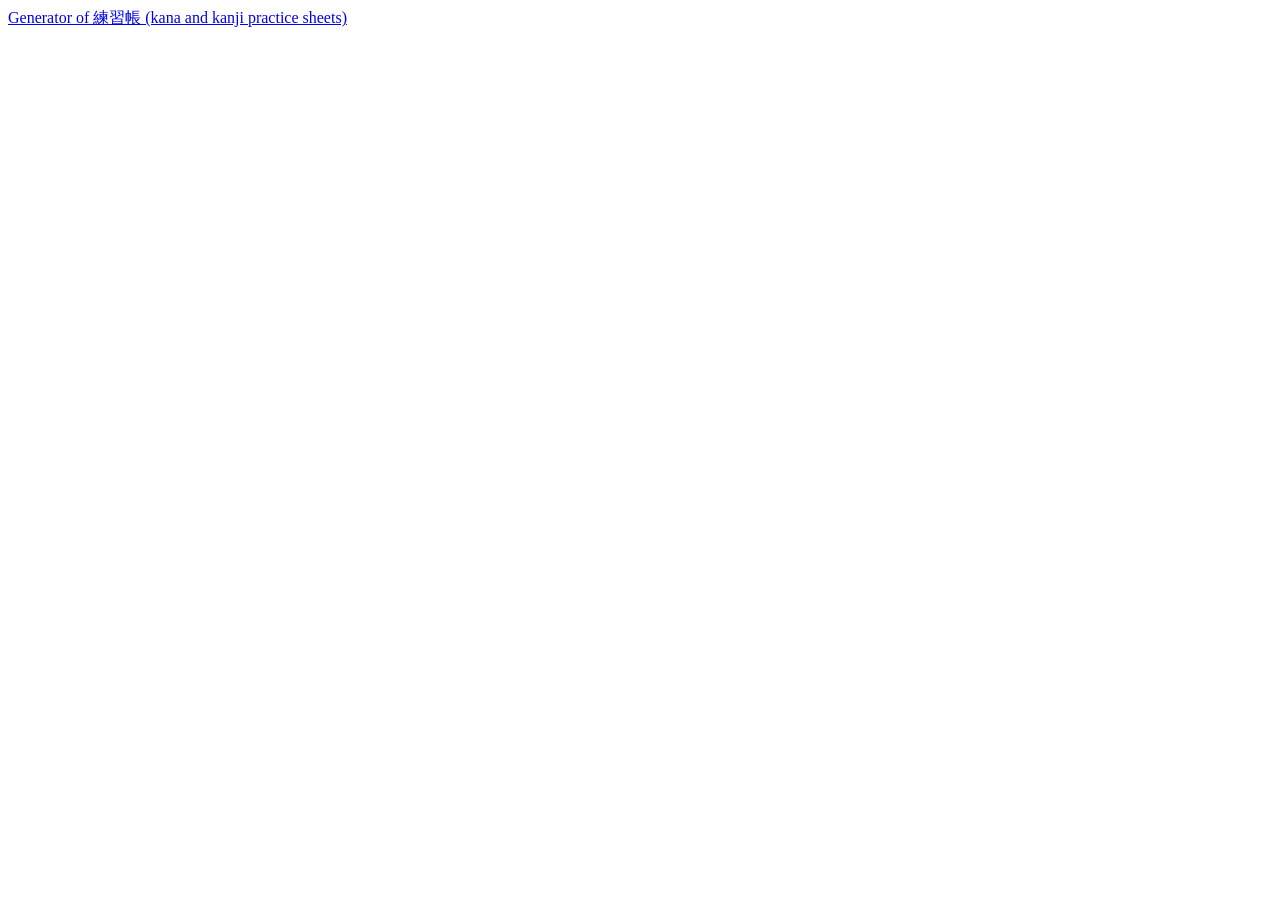
<file: index.html>
<!doctype html>
<html lang="en">
<head>
<meta charset="utf-8">
<meta name="viewport" content="width=device-width, initial-scale=1">
</head>
<body>
  <a href="renshucho.html">Generator of 練習帳 (kana and kanji practice sheets)</a>
</body>
</file>
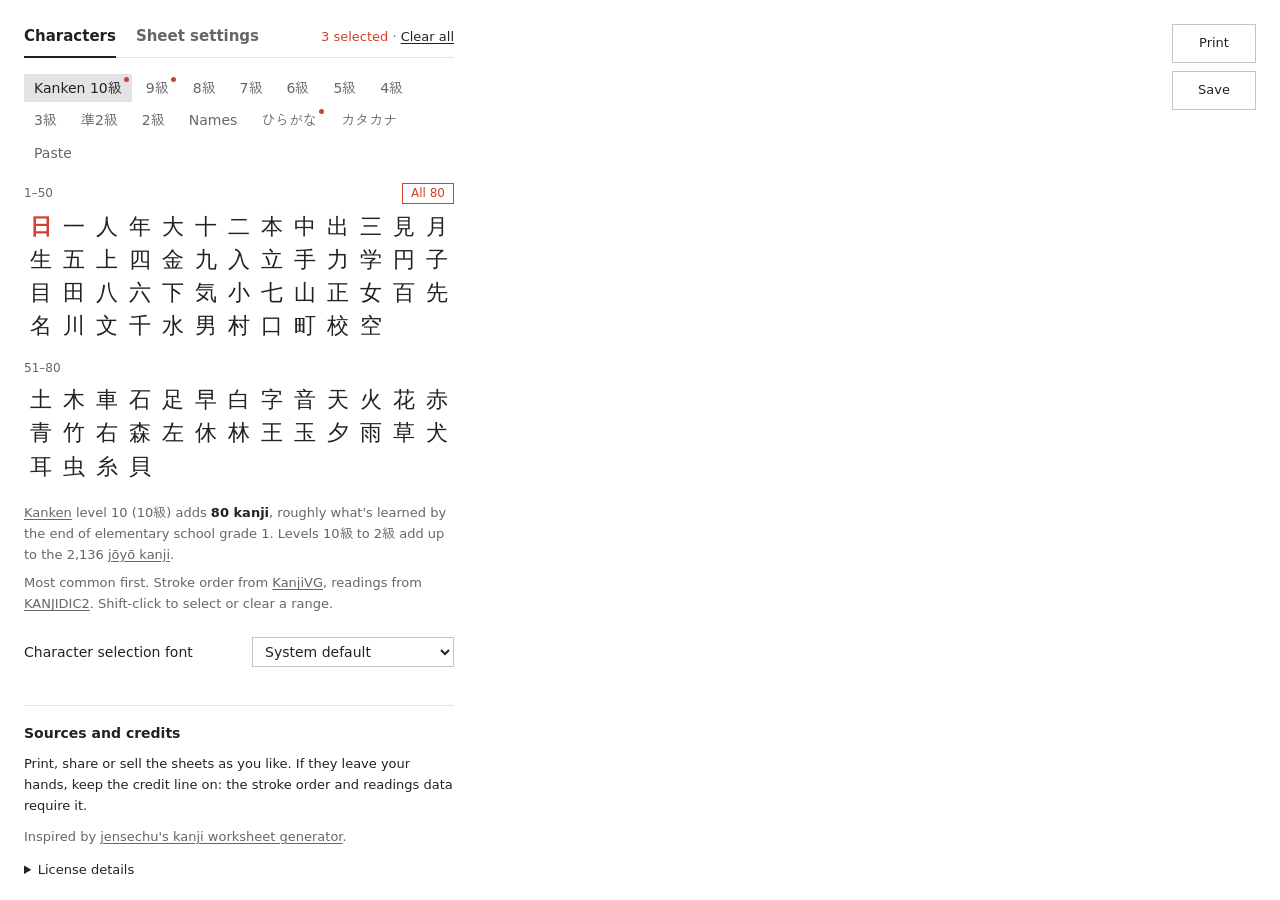
<file: kanji-practice/index.html>
<!doctype html>
<html lang="en">
<head>
<meta charset="utf-8">
<meta name="viewport" content="width=device-width, initial-scale=1">
<link rel="icon" type="image/x-icon" href="icon/favicon.ico">
<title>Renshūchō</title>
<link rel="stylesheet" href="css/fonts.css">
<link rel="stylesheet" href="css/app.css">
<link rel="stylesheet" href="css/sheet.css">
<link rel="stylesheet" href="css/brush.css">
</head>
<body>

<main>
  <div class="controls">

    <section class="panel">
      <div class="viewbar">
        <div class="views" id="views" role="tablist">
          <button class="view" role="tab" data-view="chars">Characters</button>
          <button class="view" role="tab" data-view="settings">Sheet settings</button>
        </div>
        <p class="selection" id="selection"><span id="count" aria-live="polite"></span> · <button class="link" id="clear">Clear all</button></p>
      </div>

      <div id="view-chars" role="tabpanel">
        <div class="tabs" id="tabs"></div>
        <div id="picker" lang="ja"></div>
        <div class="row fontrow">
          <label for="s-tablefont">Character selection font</label>
          <select id="s-tablefont" data-k="tableFont">
            <option value="default">System default</option>
            <option value="klee">Klee One (handwritten)</option>
          </select>
        </div>
      </div>

      <div id="view-settings" role="tabpanel" hidden>
        <div class="row">
          <label for="s-trace">Tracing boxes</label>
          <input type="number" id="s-trace" data-k="trace" min="0" max="20">
        </div>
        <div class="row">
          <label for="s-guide">Crossed boxes</label>
          <input type="number" id="s-guide" data-k="guide" min="0" max="20">
        </div>
        <div class="row">
          <label for="s-blank">Empty boxes</label>
          <input type="number" id="s-blank" data-k="blank" min="0" max="20">
        </div>
        <div class="row">
          <label for="s-box">Box size, mm</label>
          <input type="number" id="s-box" data-k="box" min="1">
          <div class="hint" id="perline"></div>
        </div>
        <div class="row" hidden>
          <label for="s-pen">Model and tracing</label>
          <select id="s-pen" data-k="pen">
            <option value="brush">Brush pen (Klee One)</option>
            <option value="liner">Liner (thin stroke lines)</option>
          </select>
        </div>
        <div class="row" id="row-linewidth">
          <label for="s-linewidth">Line width</label>
          <span class="range">
            <input type="range" id="s-linewidth" data-k="lineWidth" min="0.2" max="1.5" step="0.1">
            <output for="s-linewidth" id="linewidth-value"></output>
          </span>
        </div>
        <div class="row">
          <label for="s-order">Stroke order</label>
          <select id="s-order" data-k="order">
            <option value="box">In its own box</option>
            <option value="model">On the model</option>
            <option value="off">Off</option>
          </select>
        </div>
        <div class="row">
          <label for="s-opacity">Gray glyph strength</label>
          <span class="range">
            <input type="range" id="s-opacity" data-k="opacity" min="5" max="60">
            <output for="s-opacity" id="opacity-value"></output>
          </span>
        </div>

        <div class="checks">
          <label id="row-model"><input type="checkbox" data-k="model"> Model box</label>
          <label><input type="checkbox" data-k="gray"> Gray tracing glyphs</label>
          <label><input type="checkbox" data-k="guidesAll"> Cross guides in model and tracing boxes</label>
          <label><input type="checkbox" data-k="info"> Readings and meanings</label>
          <label id="row-strokecount"><input type="checkbox" data-k="strokeCount"> Stroke count in the caption</label>
          <label><input type="checkbox" data-k="credit"> Credits line on every page</label>
          <label><input type="checkbox" data-k="spread"> Spread characters down the whole page</label>
        </div>
      </div>
    </section>

    <section class="panel credits">
      <h2>Sources and credits</h2>
      <p id="usage"></p>
      <p id="inspired-by"></p>

      <details class="license">
        <summary id="details-summary"></summary>
        <div class="pop">
          <button type="button" class="popclose" id="license-close" aria-label="Close">&times;</button>
          <ul id="sources"></ul>
          <p id="sources-note"></p>
        </div>
      </details>
    </section>

  </div>

  <div class="previewcol">
    <div class="preview"><div class="pages" id="sheet"></div></div>
    <div class="pages" id="printout" aria-hidden="true"></div>
    <nav class="rail" aria-label="Sheet">
      <button class="rbtn" id="print" title="Print the sheet">
        <span>Print</span>
      </button>
      <button class="rbtn" id="download" title="Save the sheet as a file that prints anywhere, no internet or fonts needed">
        <span>Save</span>
      </button>
    </nav>
  </div>
</main>

<script type="module" src="js/main.js"></script>
</body>
</html>
</file>
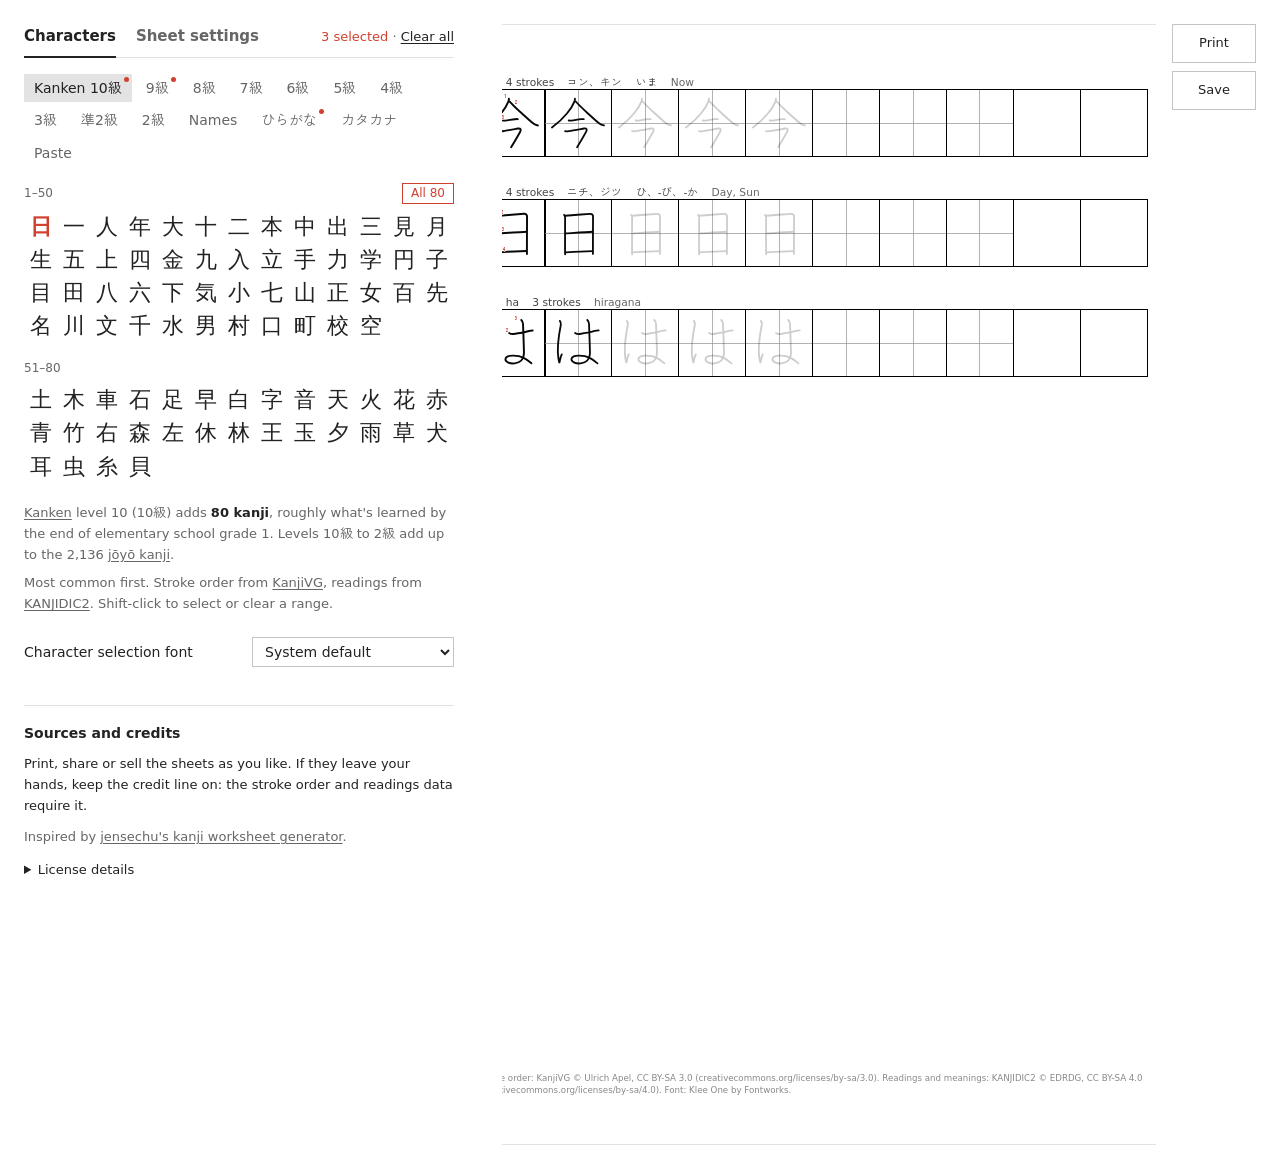
<file: renshucho.html>
<!doctype html>
<html lang="en">
<head>
<meta charset="utf-8">
<meta name="viewport" content="width=device-width, initial-scale=1">
<link rel="icon" type="/image/x-icon" href="/kanji-practice/icon/favicon.ico">
<title>Renshūchō    </title>
<link rel="stylesheet" href="/kanji-practice/css/fonts.css">
<link rel="stylesheet" href="/kanji-practice/css/app.css">
<link rel="stylesheet" href="/kanji-practice/css/sheet.css">
<link rel="stylesheet" href="/kanji-practice/css/brush.css">
</head>
<body>

<main>
  <div class="controls">

    <section class="panel">
      <div class="viewbar">
        <div class="views" id="views" role="tablist">
          <button class="view" role="tab" data-view="chars">Characters</button>
          <button class="view" role="tab" data-view="settings">Sheet settings</button>
        </div>
        <p class="selection" id="selection"><span id="count" aria-live="polite"></span> · <button class="link" id="clear">Clear all</button></p>
      </div>

      <div id="view-chars" role="tabpanel">
        <div class="tabs" id="tabs"></div>
        <div id="picker" lang="ja"></div>
        <div class="row fontrow">
          <label for="s-tablefont">Character selection font</label>
          <select id="s-tablefont" data-k="tableFont">
            <option value="default">System default</option>
            <option value="klee">Klee One (handwritten)</option>
          </select>
        </div>
      </div>

      <div id="view-settings" role="tabpanel" hidden>
        <div class="row">
          <label for="s-trace">Tracing boxes</label>
          <input type="number" id="s-trace" data-k="trace" min="0" max="20">
        </div>
        <div class="row">
          <label for="s-guide">Crossed boxes</label>
          <input type="number" id="s-guide" data-k="guide" min="0" max="20">
        </div>
        <div class="row">
          <label for="s-blank">Empty boxes</label>
          <input type="number" id="s-blank" data-k="blank" min="0" max="20">
        </div>
        <div class="row">
          <label for="s-box">Box size, mm</label>
          <input type="number" id="s-box" data-k="box" min="1">
          <div class="hint" id="perline"></div>
        </div>
        <div class="row" hidden>
          <label for="s-pen">Model and tracing</label>
          <select id="s-pen" data-k="pen">
            <option value="brush">Brush pen (Klee One)</option>
            <option value="liner">Liner (thin stroke lines)</option>
          </select>
        </div>
        <div class="row" id="row-linewidth">
          <label for="s-linewidth">Line width</label>
          <span class="range">
            <input type="range" id="s-linewidth" data-k="lineWidth" min="0.2" max="1.5" step="0.1">
            <output for="s-linewidth" id="linewidth-value"></output>
          </span>
        </div>
        <div class="row">
          <label for="s-order">Stroke order</label>
          <select id="s-order" data-k="order">
            <option value="box">In its own box</option>
            <option value="model">On the model</option>
            <option value="off">Off</option>
          </select>
        </div>
        <div class="row" id="row-numbersize">
          <label for="s-numbersize">Number size, mm</label>
          <input type="number" id="s-numbersize" data-k="numberSize" min="0.5" max="5" step="0.1">
        </div>
        <div class="row">
          <label for="s-opacity">Gray glyph strength</label>
          <span class="range">
            <input type="range" id="s-opacity" data-k="opacity" min="5" max="60">
            <output for="s-opacity" id="opacity-value"></output>
          </span>
        </div>

        <div class="checks">
          <label id="row-model"><input type="checkbox" data-k="model"> Model box</label>
          <label><input type="checkbox" data-k="gray"> Gray tracing glyphs</label>
          <label><input type="checkbox" data-k="guidesAll"> Cross guides in model and tracing boxes</label>
          <label><input type="checkbox" data-k="info"> Readings and meanings</label>
          <label id="row-strokecount"><input type="checkbox" data-k="strokeCount"> Stroke count in the caption</label>
          <label><input type="checkbox" data-k="credit"> Credits line on every page</label>
          <label><input type="checkbox" data-k="spread"> Spread characters down the whole page</label>
        </div>
      </div>
    </section>

    <section class="panel credits">
      <h2>Sources and credits</h2>
      <p id="usage"></p>
      <p id="inspired-by"></p>

      <details class="license">
        <summary id="details-summary"></summary>
        <div class="pop">
          <button type="button" class="popclose" id="license-close" aria-label="Close">&times;</button>
          <ul id="sources"></ul>
          <p id="sources-note"></p>
        </div>
      </details>
    </section>

  </div>

  <div class="previewcol">
    <div class="preview"><div class="pages" id="sheet"></div></div>
    <div class="pages" id="printout" aria-hidden="true"></div>
    <nav class="rail" aria-label="Sheet">
      <button class="rbtn" id="print" title="Print the sheet">
        <span>Print</span>
      </button>
      <button class="rbtn" id="download" title="Save the sheet as a file that prints anywhere, no internet or fonts needed">
        <span>Save</span>
      </button>
    </nav>
  </div>
</main>

<script type="module" src="kanji-practice/js/main.js"></script>
</body>
</html>
</file>
<file: kanji-practice/css/fonts.css>
/* Klee One and Zen Kaku Gothic New, subset to the characters the app uses by tools/build.py. */

@font-face { font-family: "Klee One"; font-weight: 400; font-display: swap; src: url("../fonts/KleeOne-400.woff2") format("woff2") }
@font-face { font-family: "Klee One"; font-weight: 600; font-display: swap; src: url("../fonts/KleeOne-600.woff2") format("woff2") }
@font-face { font-family: "Zen Kaku Gothic New"; font-weight: 400; font-display: swap; src: url("../fonts/ZenKakuGothicNew-400.woff2") format("woff2") }
@font-face { font-family: "Zen Kaku Gothic New"; font-weight: 700; font-display: swap; src: url("../fonts/ZenKakuGothicNew-700.woff2") format("woff2") }
</file>
<file: kanji-practice/css/app.css>
/* Everything around the sheet: action buttons, character picker, settings panel.
   Plain: white, gray dividers, ordinary controls. Red means "selected" and
   nothing else. */

/* Zen Kaku Gothic New for Japanese only; Latin text falls through to the
   system font (the bundled subset lacks letters like ō anyway). */
@font-face { font-family: "UI Japanese"; font-weight: 400; font-display: swap; src: url("../fonts/ZenKakuGothicNew-400.woff2") format("woff2"); unicode-range: U+3000-30FF, U+3400-4DBF, U+4E00-9FFF, U+F900-FAFF, U+FF00-FFEF }
@font-face { font-family: "UI Japanese"; font-weight: 700; font-display: swap; src: url("../fonts/ZenKakuGothicNew-700.woff2") format("woff2"); unicode-range: U+3000-30FF, U+3400-4DBF, U+4E00-9FFF, U+F900-FAFF, U+FF00-FFEF }

:root {
  --paper: #FFFFFF;
  --ink: #222222;
  --sub: #666666;
  --line: #E2E2E2;
  --control: #C4C4C4;   /* borders of buttons and inputs */
  --hover: #F3F3F3;
  --current: #E3E3E3;   /* the open tab */
  --shu: #D0402F;       /* 朱 — selection only */
}

@media (prefers-color-scheme: dark) {
  :root {
    --paper: #1E1E1E;
    --ink: #E8E8E8;
    --sub: #A0A0A0;
    --line: #333333;
    --control: #555555;
    --hover: #2A2A2A;
    --current: #333333;
    --shu: #E8604F;
  }
}

*, *::before, *::after { box-sizing: border-box }

body {
  margin: 0;
  background: var(--paper);
  color: var(--ink);
  font-family: "UI Japanese", system-ui, -apple-system, "Segoe UI", Roboto, "Helvetica Neue", Arial, sans-serif;
  font-size: 14px;
  line-height: 1.6;
}
button, input, select, textarea { font: inherit; color: inherit }
a { color: inherit; text-underline-offset: 2px }
:focus-visible { outline: 2px solid var(--ink); outline-offset: 1px }

/* --- buttons --- */

.btn {
  border: 1px solid var(--control);
  border-radius: var(--r);
  background: var(--paper);
  padding: 5px 16px;
  cursor: pointer;
}
.btn:hover { background: var(--hover) }

.link { border: none; background: none; padding: 0; color: var(--ink); font-size: 13px; text-decoration: underline; text-underline-offset: 2px; cursor: pointer }

/* --- layout --- */

main {
  display: grid;
  grid-template-columns: minmax(330px, 430px) 1fr;
  gap: 32px;
  padding: 24px;
  align-items: start;
}
@media (max-width: 900px) { main { grid-template-columns: 1fr; padding: 16px 16px 80px } }

.controls { display: flex; flex-direction: column; gap: 32px; min-width: 0 }
/* The controls are pinned and scroll on their own; the page scrolls the sheet.
   Their column has 16px spare for the scrollbar. */
@media (min-width: 901px) {
  main { grid-template-columns: minmax(346px, 446px) 1fr }
  .controls {
    position: sticky;
    top: 24px;
    max-height: calc(100dvh - 48px);
    overflow: hidden auto;
    overscroll-behavior: contain;
    padding-right: 16px;
    scrollbar-width: thin;
    scrollbar-color: var(--control) transparent;
  }
}
.panel h2 { font-size: 14px; font-weight: 700; margin: 0 0 8px }

/* --- the panel's two views --- */

.viewbar { display: flex; align-items: baseline; justify-content: space-between; gap: 12px; border-bottom: 1px solid var(--line); margin-bottom: 16px }
.views { display: flex; gap: 20px }
.view {
  border: none;
  border-bottom: 2px solid transparent;
  margin-bottom: -1px;
  background: none;
  padding: 0 0 8px;
  font-size: 15px;
  font-weight: 700;
  color: var(--sub);
  cursor: pointer;
}
.view:hover { color: var(--ink) }
.view[aria-selected="true"] { color: var(--ink); border-bottom-color: var(--ink) }

/* "3 selected · Clear all", right-aligned so a longer count grows into the
   empty space instead of pushing anything. */
.selection { margin: 0; color: var(--sub); font-size: 13px; white-space: nowrap; font-variant-numeric: tabular-nums }
.selection #count { color: var(--shu) }
.selection.empty { visibility: hidden }

/* --- character picker --- */

.tabs { display: flex; flex-wrap: wrap; gap: 4px; margin-bottom: 16px }
.tab {
  position: relative;
  border: none;
  border-radius: var(--r);
  background: none;
  padding: 3px 10px;
  color: var(--sub);
  cursor: pointer;
}
.tab:hover { color: var(--ink); background: var(--hover) }
.tab[aria-selected="true"] { color: var(--ink); background: var(--current) }
/* A red dot on a tab holding selected characters; the count is in its title.
   A dot, not a number, so the tabs never change width. */
.tab.has::after {
  content: "";
  position: absolute;
  top: 3px;
  right: 3px;
  width: 5px;
  height: 5px;
  border-radius: 50%;
  background: var(--shu);
}

/* .g = a group button (a whole list, a kana row): red like a character. */
.g {
  border: 1px solid var(--control);
  border-radius: var(--r);
  background: var(--paper);
  padding: 0 8px;
  font-size: 12px;
  font-weight: 400;
  cursor: pointer;
}
.g:hover { background: var(--hover) }
.g.part { border-color: var(--shu); color: var(--shu) }             /* some of the group is selected */
.g.full { border-color: var(--shu); color: var(--shu); font-weight: 700 }

/* .ch = one selectable character, in a grid of cells just big enough for
   the glyph. Selected: bold and red. */
.grid {
  display: grid;
  grid-template-columns: repeat(auto-fill, minmax(32px, 1fr));
}
.ch {
  aspect-ratio: 1;
  border: none;
  border-radius: var(--r);
  background: none;
  cursor: pointer;
  display: grid;
  place-items: center;
  /* Centering puts the middle of Klee One's line box (.436em above the
     baseline) in the middle of the cell, but its em box is centered .38em
     above it: lift the glyph by the difference. */
  padding: 0;
  font-family: sans-serif;   /* the system's Japanese font; #picker is lang="ja" */
  font-size: 22px;
  line-height: 1;
}
/* Klee One draws its glyphs smaller in the em box than the system font does. */
body[data-table-font="klee"] .ch { font-family: "Klee One", serif; font-size: 26px; padding-bottom: .112em }
.ch:hover { background: var(--hover) }
.ch.on { color: var(--shu); font-weight: 600 }

/* A numbered section header, across the grid. */
.sec {
  grid-column: 1 / -1;
  display: flex;
  justify-content: space-between;
  align-items: center;
  padding: 16px 0 6px;
  color: var(--sub);
  font-size: 12px;
  font-variant-numeric: tabular-nums;
}
.sec:first-child { padding-top: 0 }
.grid.extras { margin-top: 20px }

/* The 五十音 table: row buttons, then a i u e o. */
.kana { display: grid; grid-template-columns: 44px repeat(5, 32px) }
.kana > .g { border: none; background: none; padding: 0 8px 0 0; text-align: right; font-size: 13px }
.kana > .g:hover { text-decoration: underline }
.kana > .g:first-child { align-self: end; padding-bottom: 4px }

textarea {
  display: block;
  width: 100%;
  min-height: 110px;
  border: 1px solid var(--control);
  border-radius: var(--r);
  background: var(--paper);
  padding: 8px 10px;
  font-family: "Klee One", serif;
  font-size: 20px;
  line-height: 1.5;
  resize: vertical;
}
textarea:focus-visible { outline: none; border-color: var(--ink); box-shadow: 0 0 0 1px var(--ink) }

.sub { display: block; font-size: 13px; font-weight: 700; margin: 24px 0 8px }
.body > .sub:first-child { margin-top: 0 }
#pasteadd { margin-top: 10px }
.note { color: var(--sub); font-size: 13px; margin: 8px 0 0 }
.note:empty { display: none }
.note.warn { color: var(--ink); font-weight: 700 }
.about { font-size: 13px; color: var(--sub); margin: 20px 0 0 }
.about p { margin: 0 }
.about p + p { margin-top: 8px }
.about b { color: var(--ink) }

/* --- settings --- */

.row {
  display: grid;
  grid-template-columns: 1fr auto;
  align-items: center;
  gap: 4px 12px;
  padding: 6px 0;
}
.fontrow { margin-top: 16px }
.row.off { color: var(--sub) }
.row.off input, .row.off select { opacity: .5 }
.row[hidden] { display: none }
.row input[type=number], .row select { border: 1px solid var(--control); border-radius: var(--r); background: var(--paper); padding: 2px 8px; height: 30px }
.row input[type=number] { width: 68px; text-align: right; font-variant-numeric: tabular-nums }
.row .hint { color: var(--sub); font-size: 12px; grid-column: 1 / -1; margin-top: -4px }
.range { display: flex; align-items: center; gap: 10px }
/* Ordinary, quiet controls: a thin track with a small round handle, and a
   checkbox that fills with ink and shows a white tick. */
.range input { width: 130px; height: 16px; margin: 0; background: none; appearance: none; cursor: pointer }
.range input::-webkit-slider-runnable-track { height: 3px; border-radius: 0; background: var(--line) }
.range input::-moz-range-track { height: 3px; border-radius: 0; background: var(--line) }
.range input::-moz-range-progress { height: 3px; border-radius: 0; background: var(--sub) }
.range input::-webkit-slider-thumb { appearance: none; width: 14px; height: 14px; margin-top: -5.5px; border: 1px solid var(--control); border-radius: 50%; background: var(--paper) }
.range input::-moz-range-thumb { width: 12px; height: 12px; border: 1px solid var(--control); border-radius: 50%; background: var(--paper) }
.range input:disabled { cursor: default }
.range output { min-width: 3.2em; text-align: right; font-size: 13px; font-variant-numeric: tabular-nums }
.checks { display: grid; margin-top: 16px }
.checks label { display: flex; gap: 8px; align-items: center; padding: 4px 0; cursor: pointer }
.checks input {
  appearance: none;
  flex: none;
  width: 15px;
  height: 15px;
  margin: 0;
  border: 1px solid var(--control);
  /*border-radius: 3px;*/
  background: var(--paper) no-repeat center / 11px;
  cursor: pointer;
}
.checks input:checked {
  border-color: var(--ink);
  background-color: var(--ink);
  background-image: url("data:image/svg+xml,%3Csvg xmlns='http://www.w3.org/2000/svg' viewBox='0 0 12 12'%3E%3Cpath d='M2.5 6.2 5 8.6l4.5-5' fill='none' stroke='%23fff' stroke-width='1.6' stroke-linecap='round' stroke-linejoin='round'/%3E%3C/svg%3E");
}
.checks input:disabled { opacity: .4; cursor: default }
.checks label.off { color: var(--sub); cursor: default }

/* --- credits --- */

/* One line per credit; a link never breaks across lines. */
.credits { padding-top: 16px; border-top: 1px solid var(--line); font-size: 13px }
.credits a { white-space: nowrap }
.credits p { color: var(--sub); margin: 10px 0 0 }

.license { margin-top: 12px; position: relative }
/* Opens upward as a card over what's above, so it is never below the fold. */
.license .pop {
  position: absolute; left: 0; right: 0; bottom: calc(100% + 6px); z-index: 5;
  padding: 4px 36px 12px 12px; background: var(--paper);
  border: 1px solid var(--control); border-radius: var(--r);
  box-shadow: 0 4px 16px rgba(0, 0, 0, .15);
}
.license .popclose {
  position: absolute; top: 4px; right: 6px; width: 24px; height: 24px; padding: 0;
  border: none; background: none; color: var(--sub); font-size: 20px; line-height: 1; cursor: pointer;
}
.license .popclose:hover { color: var(--ink) }
.license summary { cursor: pointer }
.license ul { list-style: none; margin: 6px 0 0; padding: 0; color: var(--sub) }
#usage { color: var(--ink) }

/* --- sheet preview --- */

/* The preview, with a rail of buttons in its own column beside it. */
.previewcol { min-width: 0; display: grid; grid-template-columns: minmax(0, 1fr) auto; gap: 16px; align-items: start }
.preview { overflow-x: auto; padding: 1px 1px 8px }
.preview .sheet { outline: 1px solid var(--line) }

/* Preview only: CSS cross guides instead of SVG ones. */
.preview .box.x {
  background:
    linear-gradient(#999999, #999999) 50% 0 / .2mm 100% no-repeat,
    linear-gradient(#999999, #999999) 0 50% / 100% .2mm no-repeat;
}

/* Off screen, not display: none: it must be laid out to print. */
#printout { position: fixed; top: 0; left: -10000px }

/* Print and Save. */
.rail { position: sticky; top: 24px; display: flex; flex-direction: column; gap: 8px }
.rbtn {
  position: relative;
  width: 84px;
  padding: 8px 0;
  border: 1px solid var(--control);
  border-radius: var(--r);
  background: var(--paper);
  font-size: 13px;
  cursor: pointer;
}
.rbtn:hover { background: var(--hover) }
.rbtn:disabled { color: var(--control); border-color: var(--line); background: var(--paper); cursor: default }

/* One column: the preview is far below the controls, so pin the rail to the
   bottom of the screen as a row instead. */
@media (max-width: 900px) {
  .previewcol { display: block }
  .rail { position: fixed; top: auto; bottom: 16px; right: 16px; z-index: 5; flex-direction: row }
  .rbtn { width: 76px; padding: 10px 0; box-shadow: 0 2px 8px rgba(0, 0, 0, .12) }
}

/* Placeholder shown before a sheet is generated. */
.sheet .blank {
  flex: 1;
  display: flex;
  flex-direction: column;
  align-items: center;
  justify-content: center;
  gap: 12px;
  color: #888;
  text-align: center;
}
.sheet .blank b { font-family: "Klee One", serif; font-size: 64px; color: #ddd; font-weight: 600; line-height: 1 }

@media print {
  html, body { background: #fff }
  .rail, .controls, .preview { display: none !important }
  main, .previewcol { display: block; padding: 0 }
  #printout { position: static }
}
</file>
<file: kanji-practice/css/sheet.css>
/* The printable sheet, also inlined into saved sheets by js/export.js.
   js/sheet/layout.js paginates with the same sizes: the page below, and the --cap,
   --gap and --credit it sets on .pages. */

@page { size: A4; margin: 0 }

.pages { display: flex; flex-direction: column; align-items: center; gap: 8mm }

.sheet, .sheet * { box-sizing: border-box }
.sheet {
  width: 210mm;
  height: 296mm;   /* PAGE_HEIGHT in js/sheet/constants.js */
  padding: 12mm;
  display: flex;
  flex-direction: column;
  overflow: hidden;
  background: #fff;
  color: #1a1a1a;
  print-color-adjust: exact;
  -webkit-print-color-adjust: exact;
}

/* The glyph outlines every box draws with <use>. Must not be display: none. */
.defs { position: absolute; width: 0; height: 0; overflow: hidden }

/* One character: its caption plus its row of boxes. */
.block { flex: none; margin-bottom: var(--gap) }

/* Always exactly one line, so every block has the same height: a long
   meaning is cut short with an ellipsis instead of wrapping. */
.cap {
  height: var(--cap);
  display: flex;
  gap: 3.5mm;
  align-items: baseline;
  overflow: hidden;
  white-space: nowrap;
  font-size: 8pt;
  line-height: 1.35;
  color: #444;
}
.cap > * { flex: none }
.cap .k { font-family: "Klee One", serif; font-weight: 600; font-size: 11pt; color: #111 }
/* An outline instead of text, one em square. Its baseline sits .12em above the
   bottom, so the negative margin lines it up with the text beside it. */
.cap svg.k { width: 1em; height: 1em; margin-bottom: -.12em; fill: #111 }
.cap .m { flex: 0 1 auto; min-width: 0; overflow: hidden; text-overflow: ellipsis; color: #666 }

/* Boxes share borders: each is nudged up and left by one border width. */
.boxes { display: flex; flex-wrap: wrap; padding: .3mm 0 0 .3mm }
.box {
  position: relative;
  width: var(--box);
  height: var(--box);
  border: .3mm solid #000;
  margin: -.3mm 0 0 -.3mm;
}
.box svg { display: block; width: 100%; height: 100% }

.credit {
  flex: none;
  height: var(--credit);
  margin: auto 0 0;
  padding-top: 3mm;
  overflow: hidden;
  font-size: 6.5pt;
  line-height: 1.4;
  color: #888;
}

@media print {
  .pages { display: block }
  .sheet { margin: 0; break-after: page }
  .sheet:last-child { break-after: auto }
}
</file>
<file: kanji-practice/css/brush.css>
/* The paused brush pen (js/sheet/brush.js): in the preview, the model and
   tracing glyphs are Klee One text, with the stroke numbers in an SVG over it.
   The printout draws them from outlines and needs none of this. */

/* The glyph's baseline must land where the printout's does, 91.74/109 of the
   box down. Font size 0 on the wrapper keeps the line's strut out of the way;
   line height 0 puts the text's baseline (ascent - descent) / 2 = .436em below
   the top of its line (Klee One's metrics); the padding supplies the rest:
   91.74/109 box - .436 x 98/109 box - the .3mm border = 49/109 box - .3mm. */
.preview .box .g {
  height: 100%;
  padding-top: calc(var(--box) * 49 / 109 - .3mm);
  font-size: 0;
  line-height: 0;
  text-align: center;
}
.preview .box .g > span { font: 600 calc(var(--box) * 98 / 109) / 0 "Klee One", serif; color: #000 }
.preview .box .t { opacity: var(--gray) }
.preview .box svg.over { position: absolute; inset: 0 }
</file>
